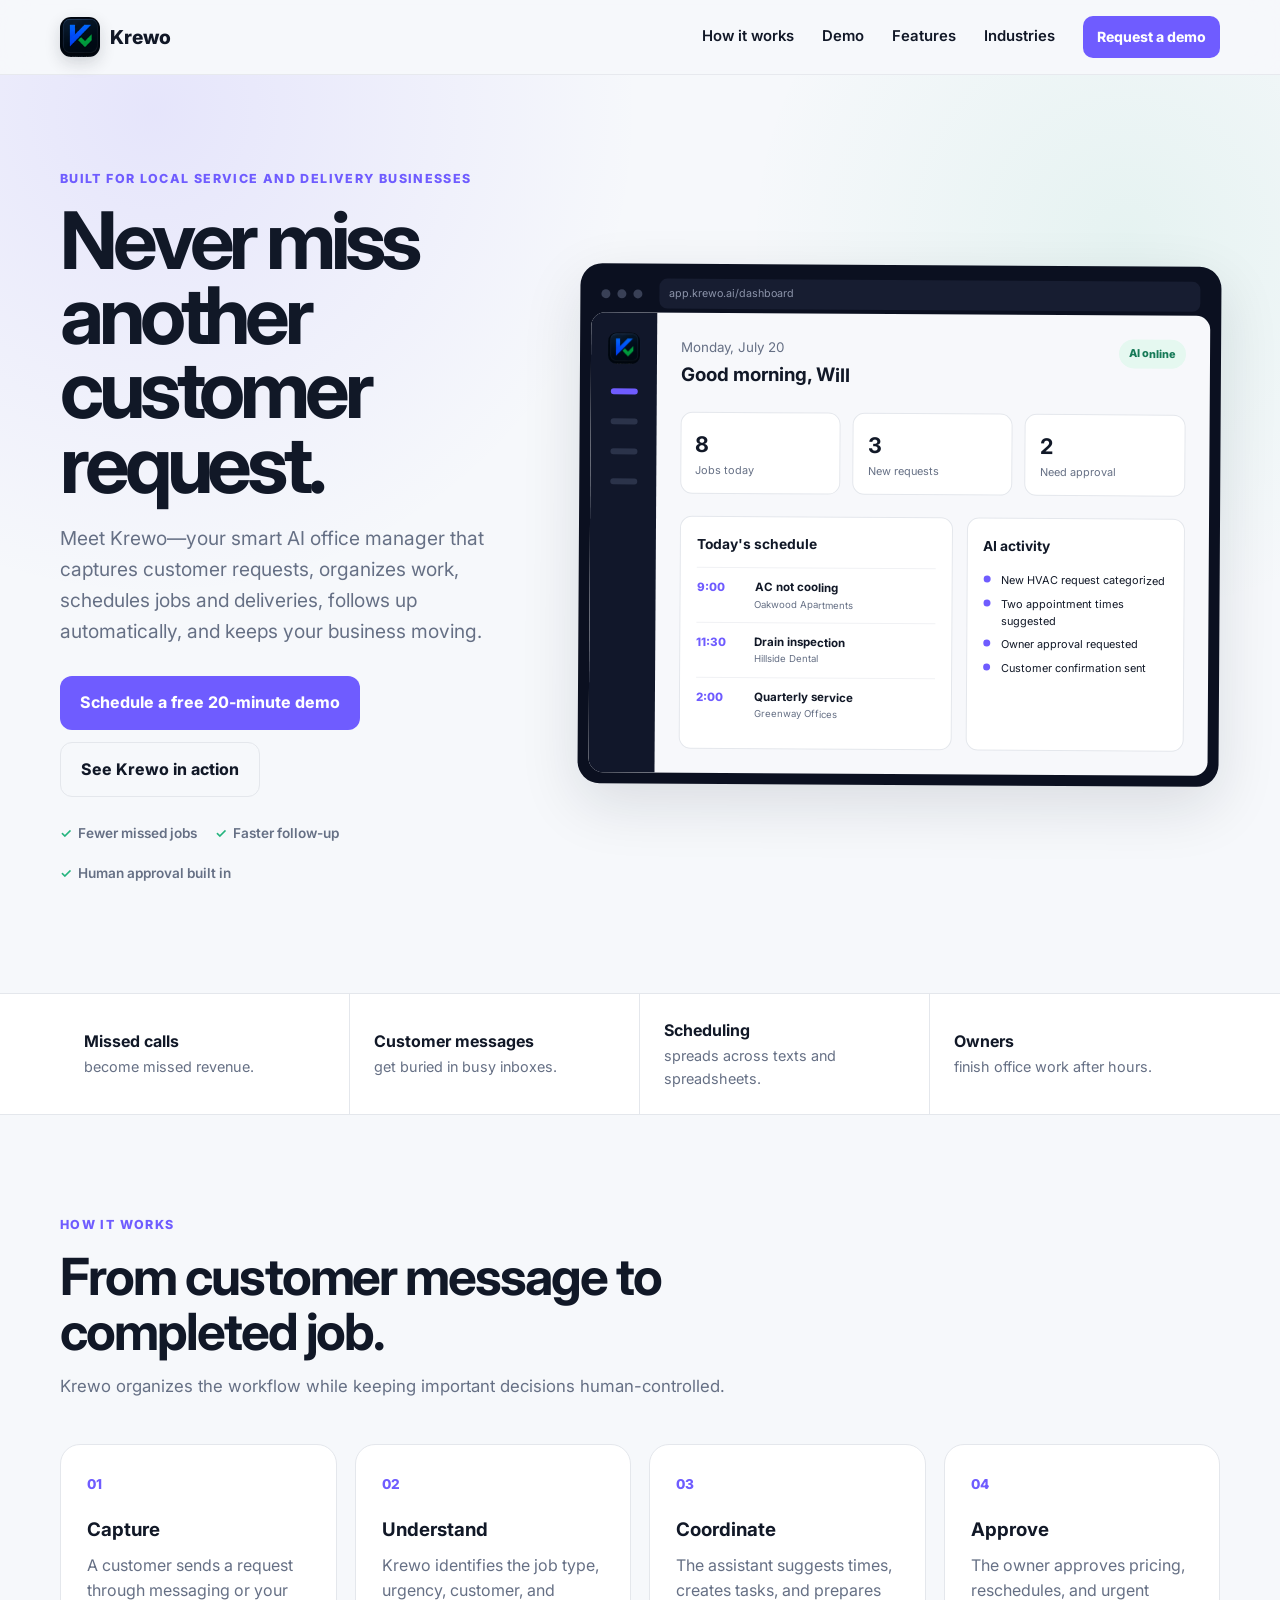
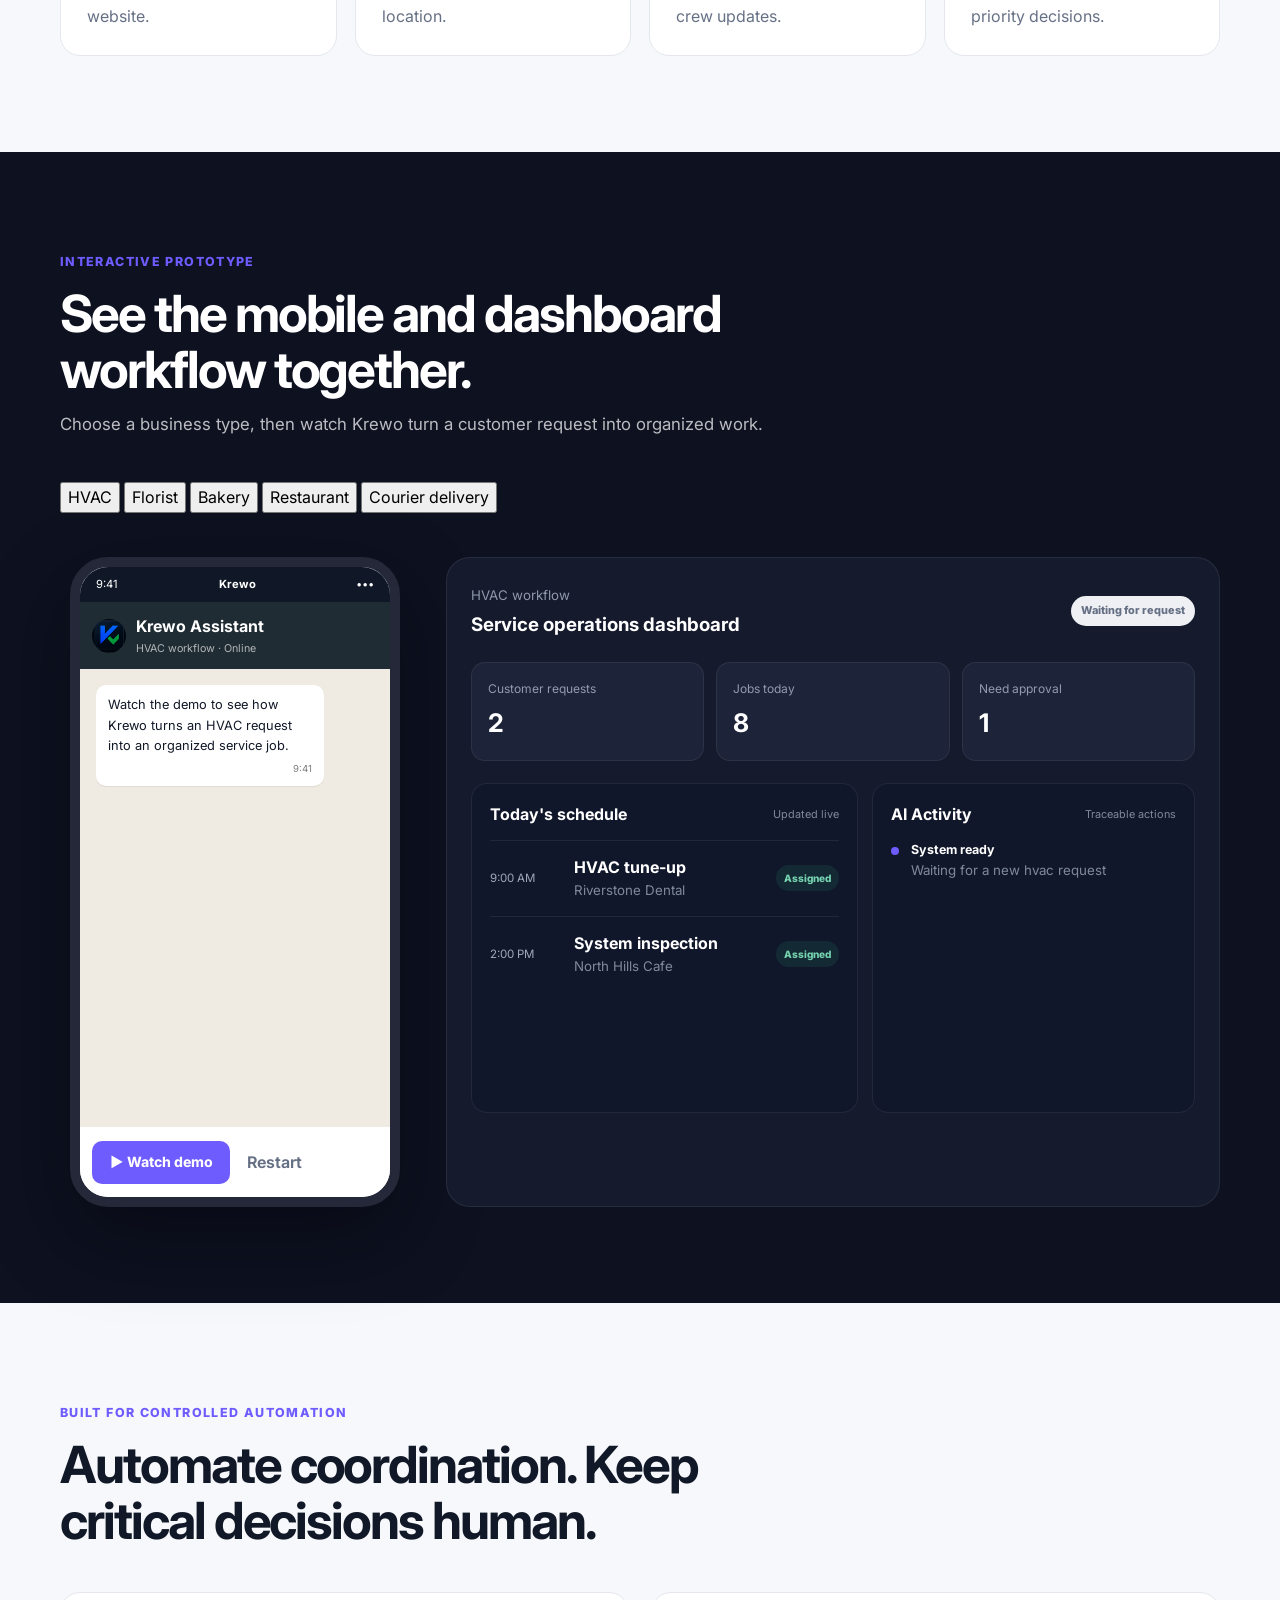
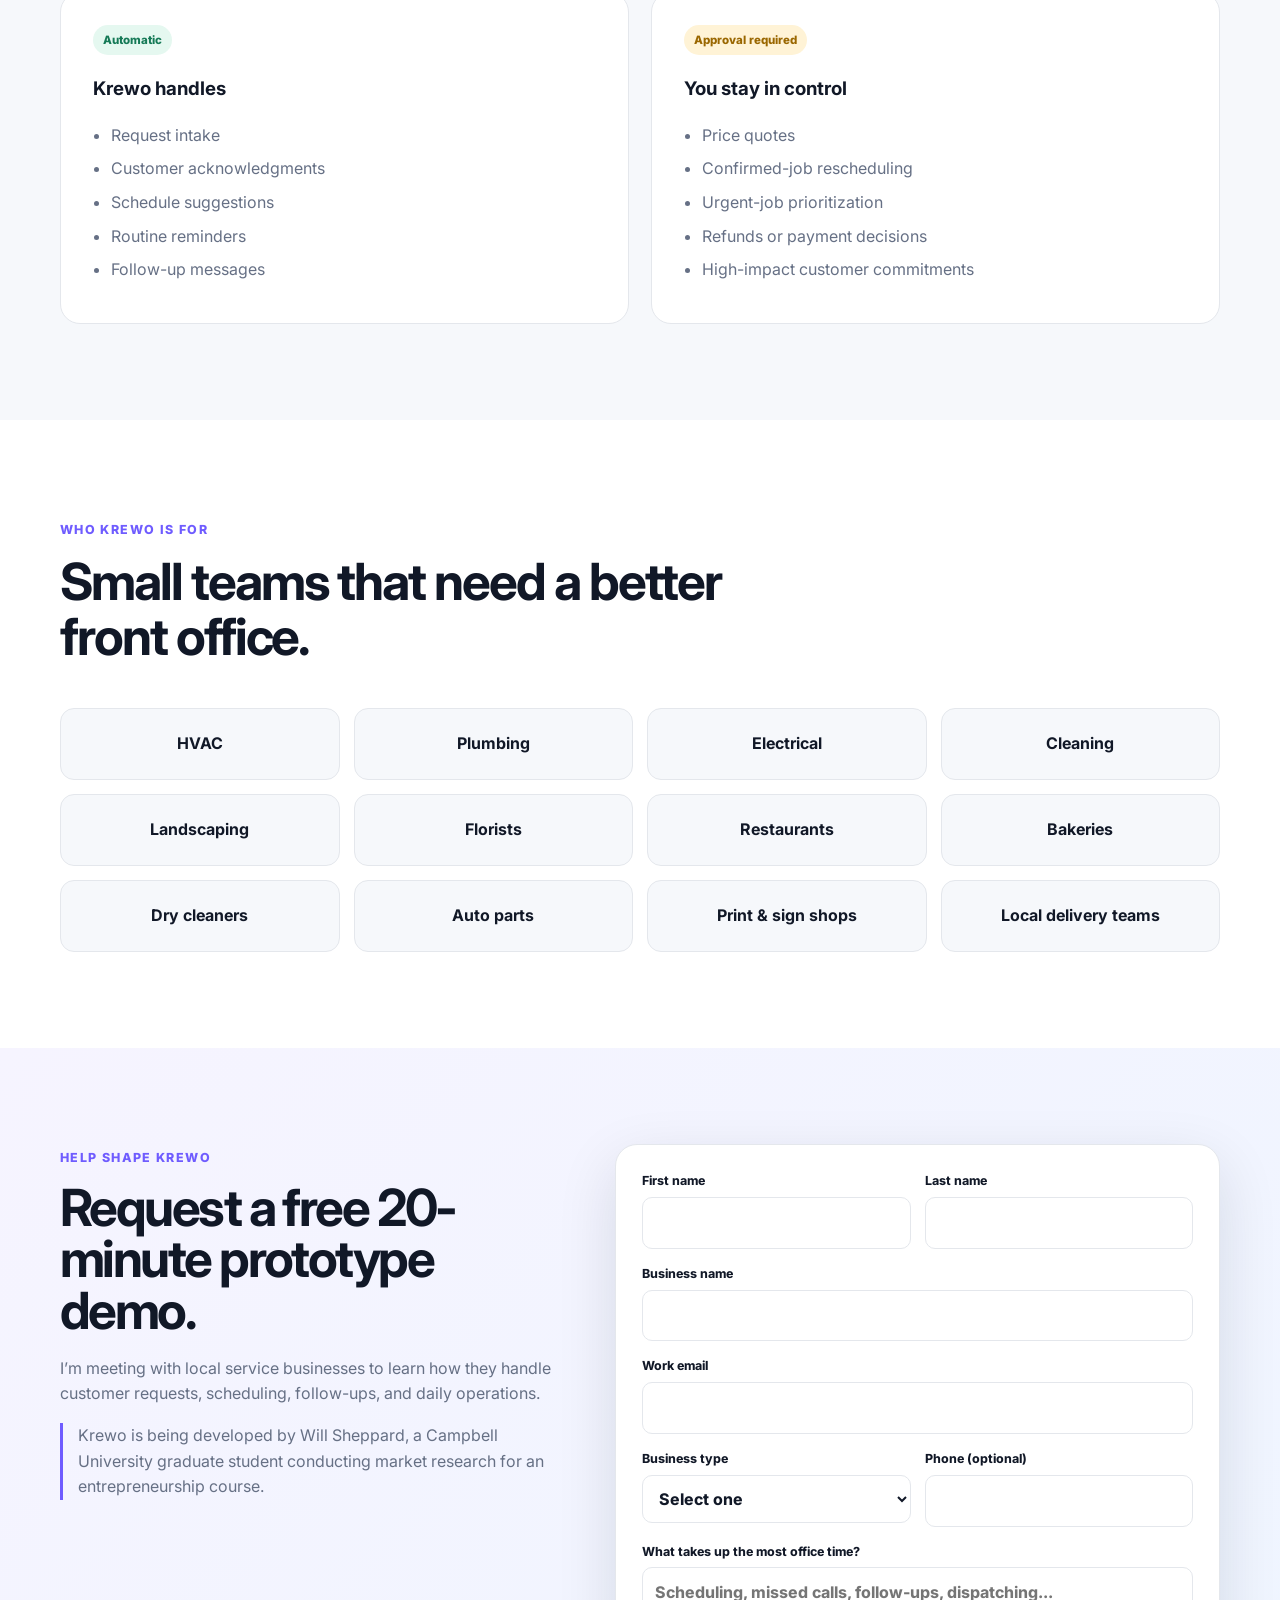
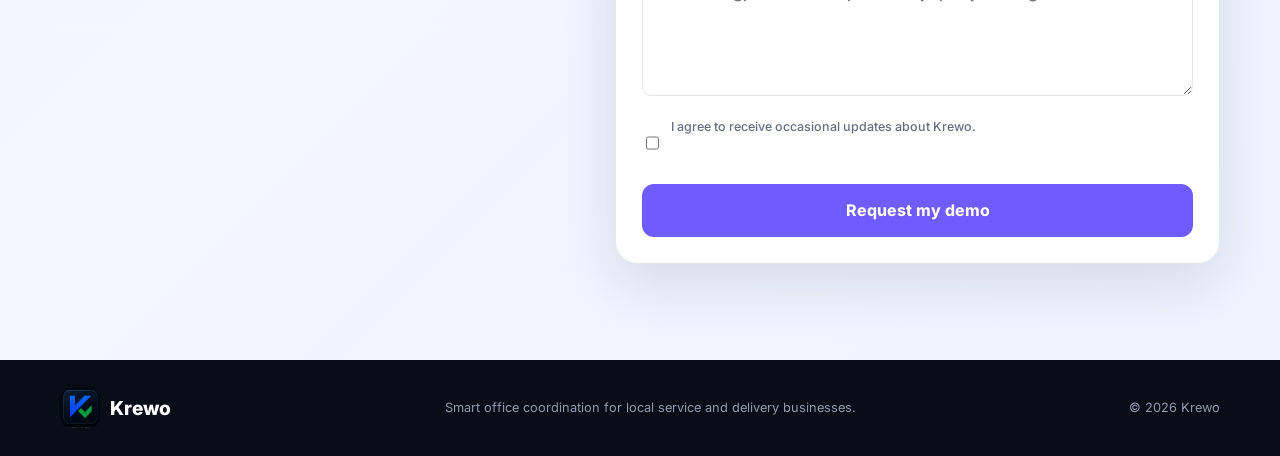
<file: index.html>
<!DOCTYPE html>
<html lang="en">
<head>
  <meta charset="UTF-8" />
  <meta name="viewport" content="width=device-width, initial-scale=1.0" />
  <meta name="description" content="Krewo is a smart AI office manager for local service and delivery businesses, helping teams capture requests, organize work, schedule jobs, and follow up automatically." />
  <title>Krewo | AI-Powered Office Manager</title>
  <link rel="preconnect" href="https://fonts.googleapis.com" />
  <link rel="preconnect" href="https://fonts.gstatic.com" crossorigin />
  <link href="https://fonts.googleapis.com/css2?family=Inter:wght@400;500;600;700;800&display=swap" rel="stylesheet" />
  <link rel="stylesheet" href="styles.css" />
</head>
<body>
  <header class="site-header">
    <div class="container nav-wrap">
      <a class="brand" href="#top" aria-label="Krewo home">
        <img class="brand-logo" src="krewo-logo.png" alt="" width="40" height="40" />
        <span>Krewo</span>
      </a>

      <button class="menu-toggle" aria-expanded="false" aria-controls="primary-nav">Menu</button>

      <nav id="primary-nav" class="primary-nav" aria-label="Primary navigation">
        <a href="#how-it-works">How it works</a>
        <a href="#demo">Demo</a>
        <a href="#features">Features</a>
        <a href="#industries">Industries</a>
        <a class="btn btn-small" href="#contact">Request a demo</a>
      </nav>
    </div>
  </header>

  <main id="top">
    <section class="hero section">
      <div class="container hero-grid">
        <div class="hero-copy">
          <span class="eyebrow">Built for local service and delivery businesses</span>
          <h1>Never miss another customer request.</h1>
          <p class="hero-text">Meet Krewo—your smart AI office manager that captures customer requests, organizes work, schedules jobs and deliveries, follows up automatically, and keeps your business moving.</p>
          <div class="hero-actions">
            <a class="btn" href="#contact">Schedule a free 20-minute demo</a>
            <a class="btn btn-secondary" href="#demo">See Krewo in action</a>
          </div>
          <div class="trust-row" aria-label="Core benefits">
            <span>Fewer missed jobs</span>
            <span>Faster follow-up</span>
            <span>Human approval built in</span>
          </div>
        </div>

        <div class="hero-visual" aria-label="Krewo dashboard preview">
          <div class="browser-shell">
            <div class="browser-bar">
              <span></span><span></span><span></span>
              <div class="browser-address">app.krewo.ai/dashboard</div>
            </div>
            <div class="mini-dashboard">
              <div class="mini-sidebar">
                <div class="mini-logo"><img src="krewo-logo.png" alt="" /></div>
                <div class="side-line active"></div>
                <div class="side-line"></div>
                <div class="side-line"></div>
                <div class="side-line"></div>
              </div>
              <div class="mini-main">
                <div class="mini-topbar">
                  <div>
                    <small>Monday, July 20</small>
                    <h3>Good morning, Will</h3>
                  </div>
                  <span class="status-pill">AI online</span>
                </div>
                <div class="mini-stats">
                  <div><strong>8</strong><small>Jobs today</small></div>
                  <div><strong>3</strong><small>New requests</small></div>
                  <div><strong>2</strong><small>Need approval</small></div>
                </div>
                <div class="mini-content-grid">
                  <div class="schedule-card">
                    <h4>Today's schedule</h4>
                    <div class="job-row"><span>9:00</span><div><b>AC not cooling</b><small>Oakwood Apartments</small></div></div>
                    <div class="job-row"><span>11:30</span><div><b>Drain inspection</b><small>Hillside Dental</small></div></div>
                    <div class="job-row"><span>2:00</span><div><b>Quarterly service</b><small>Greenway Offices</small></div></div>
                  </div>
                  <div class="activity-card">
                    <h4>AI activity</h4>
                    <div class="activity-item"><span></span><p>New HVAC request categorized</p></div>
                    <div class="activity-item"><span></span><p>Two appointment times suggested</p></div>
                    <div class="activity-item"><span></span><p>Owner approval requested</p></div>
                    <div class="activity-item"><span></span><p>Customer confirmation sent</p></div>
                  </div>
                </div>
              </div>
            </div>
          </div>
        </div>
      </div>
    </section>

    <section class="problem-strip">
      <div class="container problem-grid">
        <article><strong>Missed calls</strong><span>become missed revenue.</span></article>
        <article><strong>Customer messages</strong><span>get buried in busy inboxes.</span></article>
        <article><strong>Scheduling</strong><span>spreads across texts and spreadsheets.</span></article>
        <article><strong>Owners</strong><span>finish office work after hours.</span></article>
      </div>
    </section>

    <section id="how-it-works" class="section">
      <div class="container">
        <div class="section-heading">
          <span class="eyebrow">How it works</span>
          <h2>From customer message to completed job.</h2>
          <p>Krewo organizes the workflow while keeping important decisions human-controlled.</p>
        </div>
        <div class="steps-grid">
          <article class="step-card"><span>01</span><h3>Capture</h3><p>A customer sends a request through messaging or your website.</p></article>
          <article class="step-card"><span>02</span><h3>Understand</h3><p>Krewo identifies the job type, urgency, customer, and location.</p></article>
          <article class="step-card"><span>03</span><h3>Coordinate</h3><p>The assistant suggests times, creates tasks, and prepares crew updates.</p></article>
          <article class="step-card"><span>04</span><h3>Approve</h3><p>The owner approves pricing, reschedules, and urgent priority decisions.</p></article>
        </div>
      </div>
    </section>

    <section id="demo" class="section section-dark">
      <div class="container">
        <div class="section-heading light">
          <span class="eyebrow">Interactive prototype</span>
          <h2>See the mobile and dashboard workflow together.</h2>
          <p>Choose a business type, then watch Krewo turn a customer request into organized work.</p>
        </div>

        <div class="industry-demo-switcher" role="group" aria-label="Choose a business demo">
          <button class="industry-demo-button active" type="button" data-industry="hvac" aria-pressed="true">HVAC</button>
          <button class="industry-demo-button" type="button" data-industry="florist" aria-pressed="false">Florist</button>
          <button class="industry-demo-button" type="button" data-industry="bakery" aria-pressed="false">Bakery</button>
          <button class="industry-demo-button" type="button" data-industry="restaurant" aria-pressed="false">Restaurant</button>
          <button class="industry-demo-button" type="button" data-industry="courier" aria-pressed="false">Courier delivery</button>
        </div>

        <div class="demo-grid">
          <div class="phone-wrap">
            <div class="phone">
              <div class="phone-top"><span>9:41</span><strong>Krewo</strong><span>•••</span></div>
              <div class="chat-header"><div class="avatar"><img src="krewo-logo.png" alt="" /></div><div><strong id="assistant-name">Krewo Assistant</strong><small id="assistant-status">HVAC workflow · Online</small></div></div>
              <div id="chat-window" class="chat-window" aria-live="polite"></div>
              <div class="chat-controls">
                <button id="start-demo" class="btn btn-small demo-play" type="button">▶ Watch demo</button>
                <button id="next-message" class="btn btn-secondary btn-small visually-hidden" type="button" disabled>Next</button>
                <button id="restart-demo" class="text-button" type="button">Restart</button>
              </div>
            </div>
          </div>

          <div class="dashboard-demo">
            <div class="dashboard-header">
              <div><small id="dashboard-industry-label">HVAC workflow</small><h3 id="dashboard-title">Service operations dashboard</h3></div>
              <span id="dashboard-status" class="status-pill muted">Waiting for request</span>
            </div>
            <div class="dashboard-metrics">
              <div class="metric"><span id="metric-one-label">Customer requests</span><strong id="request-count">2</strong></div>
              <div class="metric"><span id="metric-two-label">Jobs today</span><strong id="work-count">8</strong></div>
              <div class="metric"><span id="metric-three-label">Need approval</span><strong id="approval-count">1</strong></div>
            </div>
            <div class="dashboard-panels">
              <div class="panel">
                <div class="panel-title"><h4>Today's schedule</h4><span>Updated live</span></div>
                <div class="schedule-list">
                  <div class="full-job"><span id="job-one-time" class="time">9:00 AM</span><div><strong id="job-one-title">HVAC tune-up</strong><small id="job-one-customer">Riverstone Dental</small></div><span id="job-one-tag" class="tag">Assigned</span></div>
                  <div id="new-job" class="full-job hidden"><span id="new-job-time" class="time">11:30 AM</span><div><strong id="new-job-title">AC not cooling</strong><small id="new-job-customer">Oakwood Apartments · Unit 214</small></div><span id="job-tag" class="tag warning">Pending</span></div>
                  <div class="full-job"><span id="job-three-time" class="time">2:00 PM</span><div><strong id="job-three-title">Drain inspection</strong><small id="job-three-customer">North Hills Cafe</small></div><span id="job-three-tag" class="tag">Assigned</span></div>
                </div>
              </div>
              <div class="panel">
                <div class="panel-title"><h4>AI Activity</h4><span>Traceable actions</span></div>
                <div id="activity-feed" class="activity-feed">
                  <div class="feed-item"><span class="dot"></span><div><strong>System ready</strong><small>Waiting for a new customer request</small></div></div>
                </div>
              </div>
            </div>
          </div>
        </div>
      </div>
    </section>

    <section id="features" class="section">
      <div class="container">
        <div class="section-heading">
          <span class="eyebrow">Built for controlled automation</span>
          <h2>Automate coordination. Keep critical decisions human.</h2>
        </div>
        <div class="control-grid">
          <article class="control-card automate"><span>Automatic</span><h3>Krewo handles</h3><ul><li>Request intake</li><li>Customer acknowledgments</li><li>Schedule suggestions</li><li>Routine reminders</li><li>Follow-up messages</li></ul></article>
          <article class="control-card approve"><span>Approval required</span><h3>You stay in control</h3><ul><li>Price quotes</li><li>Confirmed-job rescheduling</li><li>Urgent-job prioritization</li><li>Refunds or payment decisions</li><li>High-impact customer commitments</li></ul></article>
        </div>
      </div>
    </section>

    <section id="industries" class="section soft-section">
      <div class="container">
        <div class="section-heading">
          <span class="eyebrow">Who Krewo is for</span>
          <h2>Small teams that need a better front office.</h2>
        </div>
        <div class="industry-grid">
          <span>HVAC</span><span>Plumbing</span><span>Electrical</span><span>Cleaning</span><span>Landscaping</span><span>Florists</span><span>Restaurants</span><span>Bakeries</span><span>Dry cleaners</span><span>Auto parts</span><span>Print & sign shops</span><span>Local delivery teams</span>
        </div>
      </div>
    </section>

    <section id="contact" class="section contact-section">
      <div class="container contact-grid">
        <div>
          <span class="eyebrow">Help shape Krewo</span>
          <h2>Request a free 20-minute prototype demo.</h2>
          <p>I’m meeting with local service businesses to learn how they handle customer requests, scheduling, follow-ups, and daily operations.</p>
          <p class="founder-note">Krewo is being developed by Will Sheppard, a Campbell University graduate student conducting market research for an entrepreneurship course.</p>
        </div>

        <form id="lead-form" class="lead-form" action="https://formspree.io/f/xqerbwpg" method="POST">
          <input type="hidden" name="_subject" value="New Krewo Demo Request" />
          <div class="form-row">
            <label>First name<input type="text" name="first_name" required autocomplete="given-name" /></label>
            <label>Last name<input type="text" name="last_name" required autocomplete="family-name" /></label>
          </div>
          <label>Business name<input type="text" name="business_name" required autocomplete="organization" /></label>
          <label>Work email<input type="email" name="email" required autocomplete="email" /></label>
          <div class="form-row">
            <label>Business type
              <select name="business_type" required>
                <option value="">Select one</option>
                <option>HVAC</option><option>Plumbing</option><option>Electrical</option><option>Cleaning</option><option>Landscaping</option><option>Pest control</option><option>Property management</option><option>Restaurant</option><option>Florist</option><option>Bakery / cake shop</option><option>Dry cleaner</option><option>Auto parts</option><option>Print / sign company</option><option>Local delivery business</option><option>Other</option>
              </select>
            </label>
            <label>Phone (optional)<input type="tel" name="phone" autocomplete="tel" /></label>
          </div>
          <label>What takes up the most office time?<textarea name="pain_point" rows="4" placeholder="Scheduling, missed calls, follow-ups, dispatching..."></textarea></label>
          <label class="checkbox-row"><input type="checkbox" name="marketing_consent" value="yes" /> I agree to receive occasional updates about Krewo.</label>
          <p id="form-status" class="form-status" aria-live="polite"></p>
          <input
              type="hidden"
              name="_next"
              value="https://krewoapp.netlify.app/thank-you.html">

          <button class="btn" type="submit">Request my demo</button>
        </form>
      </div>
    </section>
  </main>

  <footer class="site-footer">
    <div class="container footer-wrap">
      <a class="brand" href="#top"><img class="brand-logo" src="krewo-logo.png" alt="" width="40" height="40" /><span>Krewo</span></a>
      <p>Smart office coordination for local service and delivery businesses.</p>
      <p>© <span id="year"></span> Krewo</p>
    </div>
  </footer>

  <script src="app.js?v=6"></script>
</body>
</html>
</file>
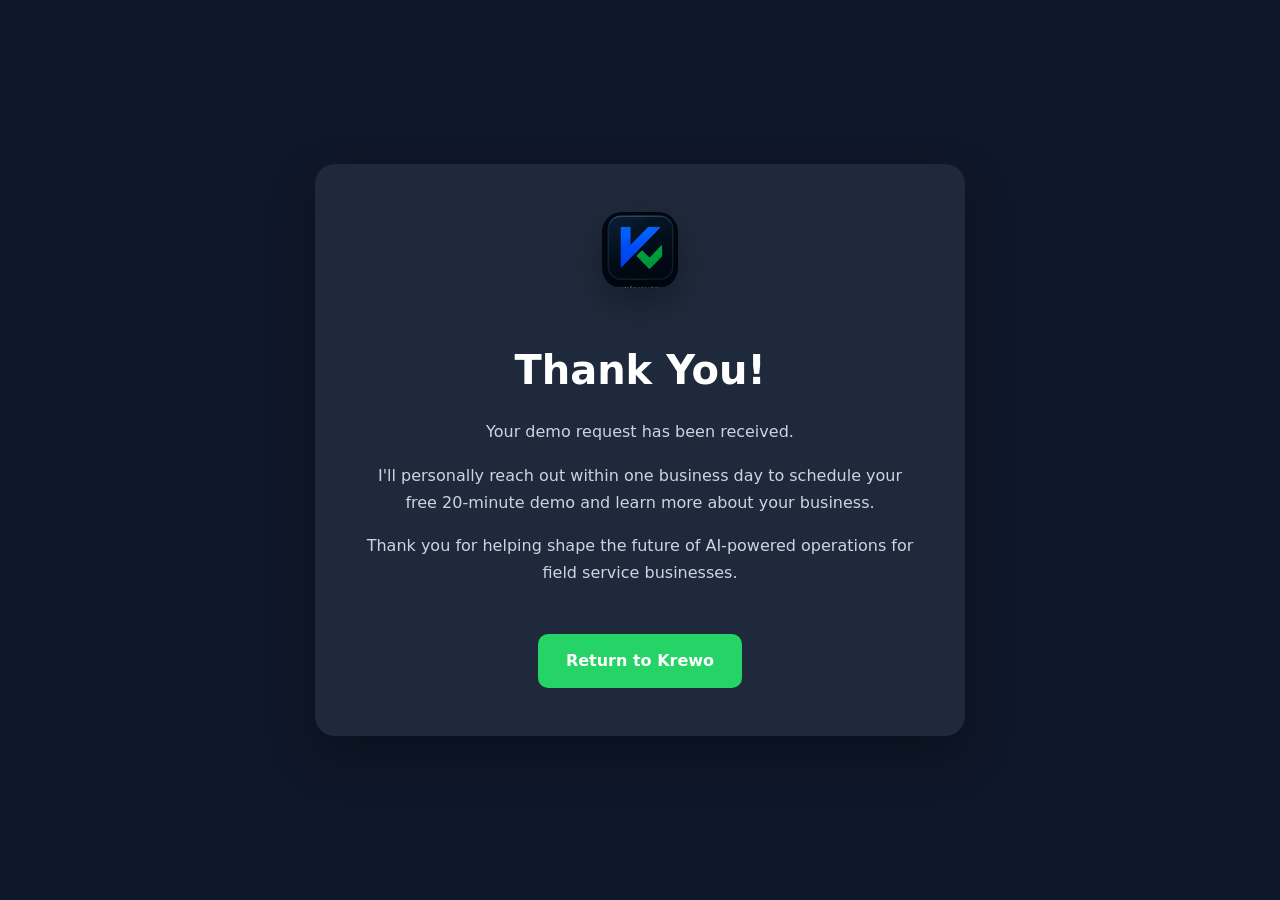
<file: thank-you.html>
<!DOCTYPE html>
<html lang="en">
<head>
    <meta charset="UTF-8">
    <meta name="viewport" content="width=device-width, initial-scale=1.0">
    <title>Thank You | Krewo</title>

    <link rel="stylesheet" href="styles.css">

    <style>
        body{
            margin:0;
            font-family:Inter,system-ui,sans-serif;
            background:#0f172a;
            color:white;
            display:flex;
            justify-content:center;
            align-items:center;
            min-height:100vh;
            text-align:center;
            padding:2rem;
        }

        .card{
            max-width:650px;
            background:#1e293b;
            border-radius:20px;
            padding:3rem;
            box-shadow:0 20px 50px rgba(0,0,0,.3);
        }

        h1{
            font-size:2.5rem;
            margin-bottom:1rem;
        }

        p{
            line-height:1.7;
            color:#cbd5e1;
        }

        .btn{
            display:inline-block;
            margin-top:2rem;
            background:#25D366;
            color:white;
            padding:14px 28px;
            border-radius:10px;
            text-decoration:none;
            font-weight:600;
        }

        .btn:hover{
            opacity:.9;
        }

        .logo-image{
            width:76px;
            height:76px;
            object-fit:cover;
            border-radius:20px;
            margin-bottom:1rem;
            box-shadow:0 14px 34px rgba(0,0,0,.28);
        }

        @media (max-width:600px){
            body{padding:1rem;}
            .card{padding:2rem 1.25rem;border-radius:16px;}
            h1{font-size:2rem;}
            .btn{width:100%;}
        }
    </style>
</head>

<body>

<div class="card">

<img class="logo-image" src="krewo-logo.png" alt="Krewo" />

<h1>Thank You!</h1>

<p>
Your demo request has been received.
</p>

<p>
 I'll personally reach out within one business day to schedule your free
  20-minute demo and learn more about your business.
</p>

<p>
Thank you for helping shape the future of AI-powered operations for field service businesses.
</p>

<a class="btn" href="index.html">
Return to Krewo
</a>

</div>

</body>
</html>
</file>
<file: styles.css>
:root {
  --bg: #f6f8fb;
  --surface: #ffffff;
  --text: #111827;
  --muted: #667085;
  --border: #e4e7ec;
  --primary: #6f5cff;
  --primary-dark: #5745e5;
  --primary-soft: #eeebff;
  --dark: #0d1120;
  --dark-2: #151a2d;
  --success: #24b47e;
  --warning: #f59e0b;
  --shadow: 0 20px 60px rgba(17, 24, 39, 0.12);
  --radius: 20px;
}

* { box-sizing: border-box; }
html { scroll-behavior: smooth; }
body { margin: 0; font-family: Inter, system-ui, sans-serif; color: var(--text); background: var(--bg); line-height: 1.6; }
a { color: inherit; text-decoration: none; }
button, input, select, textarea { font: inherit; }
img { max-width: 100%; }
.container { width: min(1160px, calc(100% - 40px)); margin: 0 auto; }
.section { padding: 96px 0; }
.eyebrow { display: inline-block; font-size: .78rem; font-weight: 800; letter-spacing: .11em; text-transform: uppercase; color: var(--primary); margin-bottom: 14px; }
.section-heading { max-width: 720px; margin-bottom: 44px; }
.section-heading h2 { margin: 0 0 14px; font-size: clamp(2rem, 4vw, 3.25rem); line-height: 1.08; letter-spacing: -.04em; }
.section-heading p { margin: 0; color: var(--muted); font-size: 1.05rem; }
.section-heading.light h2, .section-heading.light p { color: white; }
.section-heading.light p { opacity: .72; }

.site-header { position: sticky; top: 0; z-index: 50; background: rgba(246,248,251,.88); backdrop-filter: blur(16px); border-bottom: 1px solid rgba(228,231,236,.85); }
.nav-wrap { min-height: 72px; display: flex; align-items: center; justify-content: space-between; }
.brand { display: inline-flex; align-items: center; gap: 10px; font-weight: 800; font-size: 1.2rem; }
.brand-mark { width: 34px; height: 34px; display: grid; place-items: center; border-radius: 10px; color: white; background: var(--primary); }
.primary-nav { display: flex; gap: 28px; align-items: center; font-size: .93rem; font-weight: 600; }
.primary-nav a:not(.btn):hover { color: var(--primary); }
.menu-toggle { display: none; border: 0; background: transparent; font-weight: 700; }
.btn { display: inline-flex; justify-content: center; align-items: center; border: 0; border-radius: 12px; padding: 14px 20px; background: var(--primary); color: white; font-weight: 750; cursor: pointer; transition: .2s ease; }
.btn:hover { transform: translateY(-1px); background: var(--primary-dark); }
.btn-secondary { background: transparent; color: var(--text); border: 1px solid var(--border); }
.section-dark .btn-secondary { color: white; border-color: rgba(255,255,255,.22); }
.btn-small { padding: 10px 14px; border-radius: 10px; font-size: .88rem; }
.text-button { background: none; border: 0; color: var(--muted); cursor: pointer; font-weight: 650; }

.hero { padding-top: 84px; overflow: hidden; }
.hero-grid { display: grid; grid-template-columns: .95fr 1.25fr; gap: 64px; align-items: center; }
.hero h1 { margin: 0 0 22px; font-size: clamp(3rem, 7vw, 5.8rem); line-height: .94; letter-spacing: -.065em; }
.hero-text { max-width: 660px; color: var(--muted); font-size: 1.15rem; }
.hero-actions { display: flex; flex-wrap: wrap; gap: 12px; margin: 30px 0 26px; }
.trust-row { display: flex; flex-wrap: wrap; gap: 18px; color: var(--muted); font-size: .85rem; font-weight: 600; }
.trust-row span::before { content: '✓'; color: var(--success); margin-right: 6px; }
.browser-shell { background: #0b1020; border-radius: 22px; padding: 10px; box-shadow: var(--shadow); transform: rotate(1deg); }
.browser-bar { height: 38px; display: flex; gap: 7px; align-items: center; padding: 0 10px; }
.browser-bar > span { width: 9px; height: 9px; border-radius: 50%; background: #394056; }
.browser-address { margin-left: 10px; flex: 1; background: #171d31; color: #8c94aa; border-radius: 8px; font-size: .67rem; padding: 6px 10px; }
.mini-dashboard { min-height: 430px; display: grid; grid-template-columns: 66px 1fr; background: #f7f8fb; border-radius: 14px; overflow: hidden; }
.mini-sidebar { background: #11172a; display: flex; flex-direction: column; align-items: center; gap: 24px; padding: 20px 12px; }
.mini-logo { width: 32px; height: 32px; border-radius: 9px; background: var(--primary); color: white; display: grid; place-items: center; font-weight: 800; }
.side-line { width: 27px; height: 6px; border-radius: 6px; background: #2b334a; }
.side-line.active { background: var(--primary); }
.mini-main { padding: 24px; }
.mini-topbar { display: flex; justify-content: space-between; gap: 20px; align-items: flex-start; }
.mini-topbar small, .job-row small { display: block; color: var(--muted); }
.mini-topbar h3 { margin: 2px 0 0; }
.status-pill { background: #e5f8f0; color: #167a57; border-radius: 99px; padding: 6px 10px; font-size: .68rem; font-weight: 800; }
.status-pill.muted { background: #eef0f4; color: #667085; }
.mini-stats { display: grid; grid-template-columns: repeat(3, 1fr); gap: 12px; margin: 22px 0; }
.mini-stats div { background: white; border: 1px solid var(--border); border-radius: 12px; padding: 14px; }
.mini-stats strong, .mini-stats small { display: block; }
.mini-stats strong { font-size: 1.35rem; }
.mini-stats small { color: var(--muted); font-size: .68rem; }
.mini-content-grid { display: grid; grid-template-columns: 1.25fr 1fr; gap: 14px; }
.schedule-card, .activity-card { background: white; border: 1px solid var(--border); border-radius: 12px; padding: 16px; }
.schedule-card h4, .activity-card h4 { margin: 0 0 12px; font-size: .86rem; }
.job-row { display: grid; grid-template-columns: 50px 1fr; gap: 8px; padding: 10px 0; border-top: 1px solid #f0f1f4; font-size: .72rem; }
.job-row span { color: var(--primary); font-weight: 800; }
.activity-item { display: grid; grid-template-columns: 10px 1fr; gap: 8px; align-items: start; font-size: .68rem; }
.activity-item span { width: 7px; height: 7px; border-radius: 50%; background: var(--primary); margin-top: 7px; }
.activity-item p { margin: 3px 0; }

.problem-strip { background: white; border-block: 1px solid var(--border); }
.problem-grid { display: grid; grid-template-columns: repeat(4, 1fr); }
.problem-grid article { padding: 24px; border-right: 1px solid var(--border); }
.problem-grid article:last-child { border-right: 0; }
.problem-grid strong, .problem-grid span { display: block; }
.problem-grid span { color: var(--muted); font-size: .9rem; }
.steps-grid { display: grid; grid-template-columns: repeat(4, 1fr); gap: 18px; }
.step-card { background: white; border: 1px solid var(--border); border-radius: var(--radius); padding: 26px; }
.step-card > span { color: var(--primary); font-weight: 800; font-size: .85rem; }
.step-card h3 { margin: 18px 0 8px; }
.step-card p { margin: 0; color: var(--muted); }

.section-dark { background: var(--dark); color: white; }
.demo-grid { display: grid; grid-template-columns: 340px 1fr; gap: 36px; align-items: stretch; }
.phone-wrap { display: flex; justify-content: center; }
.phone { width: 320px; min-height: 625px; background: #f0f2f5; color: var(--text); border: 10px solid #242838; border-radius: 38px; overflow: hidden; box-shadow: 0 30px 80px rgba(0,0,0,.35); display: flex; flex-direction: column; }
.phone-top { height: 35px; background: #101827; color: white; display: flex; align-items: center; justify-content: space-between; padding: 0 16px; font-size: .7rem; }
.chat-header { display: flex; gap: 10px; align-items: center; background: #202c33; color: white; padding: 12px; }
.avatar { width: 34px; height: 34px; border-radius: 50%; display: grid; place-items: center; background: var(--primary); font-weight: 800; }
.chat-header small { display: block; opacity: .65; font-size: .67rem; }
.chat-window { flex: 1; padding: 16px; background: #efeae2; display: flex; flex-direction: column; gap: 10px; overflow: auto; }
.message { max-width: 82%; padding: 10px 12px; border-radius: 10px; font-size: .8rem; box-shadow: 0 1px 1px rgba(0,0,0,.07); animation: pop .25s ease; }
.message.user { align-self: flex-end; background: #d9fdd3; }
.message.ai { align-self: flex-start; background: white; }
.message small { display: block; text-align: right; color: #7d7d7d; margin-top: 4px; font-size: .6rem; }
.chat-controls { background: white; padding: 12px; display: flex; gap: 7px; align-items: center; flex-wrap: wrap; }
.dashboard-demo { background: var(--dark-2); border: 1px solid rgba(255,255,255,.08); border-radius: 24px; padding: 24px; }
.dashboard-header { display: flex; justify-content: space-between; align-items: center; }
.dashboard-header small { color: #8f98ad; }
.dashboard-header h3 { margin: 2px 0 0; }
.dashboard-metrics { display: grid; grid-template-columns: repeat(3, 1fr); gap: 12px; margin: 22px 0; }
.metric { background: #1d2338; border: 1px solid rgba(255,255,255,.07); border-radius: 14px; padding: 16px; }
.metric span, .metric strong { display: block; }
.metric span { color: #929bb0; font-size: .75rem; }
.metric strong { font-size: 1.6rem; margin-top: 5px; }
.dashboard-panels { display: grid; grid-template-columns: 1.2fr 1fr; gap: 14px; }
.panel { background: #11172a; border: 1px solid rgba(255,255,255,.07); border-radius: 16px; padding: 18px; min-height: 330px; }
.panel-title { display: flex; justify-content: space-between; align-items: center; gap: 10px; margin-bottom: 12px; }
.panel-title h4 { margin: 0; }
.panel-title span { color: #7f899e; font-size: .68rem; }
.full-job { display: grid; grid-template-columns: 72px 1fr auto; gap: 12px; align-items: center; padding: 14px 0; border-top: 1px solid rgba(255,255,255,.07); }
.full-job .time { color: #9da7bb; font-size: .72rem; }
.full-job strong, .full-job small { display: block; }
.full-job small { color: #7f899e; }
.tag { color: #76d3b0; background: rgba(36,180,126,.12); border-radius: 99px; padding: 5px 8px; font-size: .63rem; font-weight: 800; }
.tag.warning { color: #f7c45a; background: rgba(245,158,11,.12); }
.hidden { display: none; }
.activity-feed { display: flex; flex-direction: column; gap: 14px; }
.feed-item { display: grid; grid-template-columns: 10px 1fr; gap: 10px; align-items: start; }
.feed-item .dot { width: 8px; height: 8px; background: var(--primary); border-radius: 50%; margin-top: 7px; }
.feed-item strong, .feed-item small { display: block; }
.feed-item strong { font-size: .78rem; }
.feed-item small { color: #7f899e; }

.control-grid { display: grid; grid-template-columns: repeat(2, 1fr); gap: 22px; }
.control-card { border-radius: var(--radius); padding: 32px; border: 1px solid var(--border); background: white; }
.control-card > span { display: inline-block; padding: 6px 10px; border-radius: 99px; font-size: .72rem; font-weight: 800; }
.control-card.automate > span { color: #167a57; background: #e5f8f0; }
.control-card.approve > span { color: #9a6700; background: #fff3d6; }
.control-card ul { margin: 18px 0 0; padding-left: 18px; color: var(--muted); }
.control-card li { margin: 8px 0; }
.soft-section { background: white; }
.industry-grid { display: grid; grid-template-columns: repeat(4, 1fr); gap: 14px; }
.industry-grid span { border: 1px solid var(--border); background: var(--bg); border-radius: 14px; padding: 18px; text-align: center; font-weight: 700; }
.contact-section { background: linear-gradient(135deg, #f6f4ff, #eef5ff); }
.contact-grid { display: grid; grid-template-columns: .9fr 1.1fr; gap: 60px; align-items: start; }
.contact-grid h2 { font-size: clamp(2.2rem, 4vw, 4rem); line-height: 1; letter-spacing: -.05em; margin: 0 0 20px; }
.contact-grid p { color: var(--muted); }
.founder-note { border-left: 3px solid var(--primary); padding-left: 15px; }
.lead-form { background: white; border: 1px solid var(--border); box-shadow: var(--shadow); border-radius: 22px; padding: 26px; }
.lead-form label { display: block; font-size: .78rem; font-weight: 750; margin-bottom: 15px; }
.lead-form input, .lead-form select, .lead-form textarea { width: 100%; margin-top: 6px; border: 1px solid var(--border); border-radius: 10px; padding: 12px; color: var(--text); background: white; }
.lead-form input:focus, .lead-form select:focus, .lead-form textarea:focus { outline: 3px solid var(--primary-soft); border-color: var(--primary); }
.form-row { display: grid; grid-template-columns: 1fr 1fr; gap: 14px; }
.checkbox-row { display: flex !important; align-items: flex-start; gap: 9px; font-weight: 500 !important; color: var(--muted); }
.checkbox-row input { width: auto; margin-top: 3px; }
.form-status { font-size: .72rem; margin-bottom: 0; }
.form-status.success { color: #167a57; }
.form-status.error { color: #b42318; }
.site-footer { background: #090d18; color: white; padding: 28px 0; }
.footer-wrap { display: flex; gap: 24px; justify-content: space-between; align-items: center; }
.footer-wrap p { color: #8f98ad; font-size: .8rem; margin: 0; }

@keyframes pop { from { opacity: 0; transform: translateY(6px); } to { opacity: 1; transform: translateY(0); } }

@media (max-width: 980px) {
  .hero-grid, .contact-grid { grid-template-columns: 1fr; }
  .demo-grid { grid-template-columns: 1fr; }
  .dashboard-panels { grid-template-columns: 1fr; }
  .steps-grid, .problem-grid { grid-template-columns: repeat(2, 1fr); }
  .industry-grid { grid-template-columns: repeat(2, 1fr); }
  .primary-nav { position: absolute; left: 20px; right: 20px; top: 70px; background: white; border: 1px solid var(--border); border-radius: 16px; padding: 16px; flex-direction: column; align-items: stretch; display: none; box-shadow: var(--shadow); }
  .primary-nav.open { display: flex; }
  .menu-toggle { display: block; }
}

@media (max-width: 680px) {
  .container { width: min(100% - 24px, 1160px); }
  .section { padding: 72px 0; }
  .hero { padding-top: 54px; }
  .hero-grid { gap: 40px; }
  .mini-dashboard { min-height: 360px; grid-template-columns: 48px 1fr; }
  .mini-main { padding: 14px; }
  .mini-content-grid, .control-grid, .dashboard-metrics, .form-row { grid-template-columns: 1fr; }
  .problem-grid, .steps-grid, .industry-grid { grid-template-columns: 1fr; }
  .problem-grid article { border-right: 0; border-bottom: 1px solid var(--border); }
  .phone { width: min(100%, 320px); }
  .full-job { grid-template-columns: 58px 1fr; }
  .full-job .tag { grid-column: 2; justify-self: start; }
  .footer-wrap { flex-direction: column; align-items: flex-start; }
}

/* ==========================================================================\n   KREWO DEMO POLISH — DESKTOP + MOBILE\n   ========================================================================== */
:root {
  --header-height: 74px;
}

body {
  overflow-x: hidden;
  -webkit-font-smoothing: antialiased;
  text-rendering: optimizeLegibility;
}

button,
a,
input,
select,
textarea {
  -webkit-tap-highlight-color: transparent;
}

.brand-logo {
  width: 40px;
  height: 40px;
  border-radius: 11px;
  object-fit: cover;
  flex: 0 0 auto;
  box-shadow: 0 6px 16px rgba(17, 24, 39, .16);
}

.nav-wrap { min-height: var(--header-height); }
.menu-toggle { min-width: 48px; min-height: 48px; border-radius: 12px; }
.menu-toggle:hover { background: var(--primary-soft); color: var(--primary-dark); }

.hero {
  padding-top: 90px;
  padding-bottom: 108px;
  background:
    radial-gradient(circle at 12% 4%, rgba(111,92,255,.12), transparent 34%),
    radial-gradient(circle at 88% 18%, rgba(36,180,126,.08), transparent 28%);
}
.hero-grid { grid-template-columns: minmax(0, .9fr) minmax(560px, 1.25fr); gap: 58px; }
.hero-copy { max-width: 590px; }
.hero h1 { max-width: 720px; font-size: clamp(3.35rem, 6.2vw, 5.7rem); }
.hero-text { max-width: 620px; font-size: clamp(1.05rem, 1.5vw, 1.2rem); }
.hero-actions .btn { min-height: 50px; }

.hero-visual { min-width: 0; }
.browser-shell { transform: rotate(.35deg); padding: 11px; }
.browser-address { min-width: 0; overflow: hidden; text-overflow: ellipsis; white-space: nowrap; }
.mini-logo { overflow: hidden; background: transparent; }
.mini-logo img { width: 100%; height: 100%; object-fit: cover; }

.problem-grid article { min-height: 106px; display: flex; flex-direction: column; justify-content: center; }
.step-card { transition: transform .2s ease, box-shadow .2s ease, border-color .2s ease; }
.step-card:hover { transform: translateY(-4px); box-shadow: 0 18px 44px rgba(17,24,39,.09); border-color: #d6d0ff; }

.demo-grid { grid-template-columns: minmax(300px, 350px) minmax(0, 1fr); }
.phone { width: 330px; min-height: 650px; }
.avatar { overflow: hidden; background: transparent; }
.avatar img { width: 100%; height: 100%; object-fit: cover; }
.chat-controls { min-height: 70px; }
.demo-play { min-width: 138px; }
.text-button { min-height: 44px; padding: 8px 10px; }
.visually-hidden { position: absolute !important; width: 1px !important; height: 1px !important; padding: 0 !important; margin: -1px !important; overflow: hidden !important; clip: rect(0,0,0,0) !important; white-space: nowrap !important; border: 0 !important; }
.typing-indicator { display: inline-flex; gap: 4px; align-items: center; min-width: 52px; }
.typing-indicator i { width: 6px; height: 6px; border-radius: 50%; background: #8c8c8c; animation: typing 1s infinite ease-in-out; }
.typing-indicator i:nth-child(2) { animation-delay: .15s; }
.typing-indicator i:nth-child(3) { animation-delay: .3s; }
@keyframes typing { 0%, 60%, 100% { transform: translateY(0); opacity: .45; } 30% { transform: translateY(-3px); opacity: 1; } }

.dashboard-demo { min-width: 0; }
.dashboard-header { gap: 18px; }
.dashboard-header .status-pill { text-align: center; }
.dashboard-panels { min-width: 0; }
.panel { min-width: 0; }
.full-job > div { min-width: 0; }
.full-job strong, .full-job small { overflow-wrap: anywhere; }

.industry-grid { grid-template-columns: repeat(4, minmax(0, 1fr)); }
.industry-grid span { display: grid; place-items: center; min-height: 72px; }

.lead-form .btn { width: 100%; min-height: 50px; }
.lead-form input, .lead-form select, .lead-form textarea { min-height: 46px; font-size: 16px; }
.lead-form textarea { min-height: 118px; resize: vertical; }

@media (max-width: 1100px) {
  .hero-grid { grid-template-columns: 1fr; }
  .hero-copy { max-width: 760px; }
  .hero-visual { max-width: 880px; width: 100%; margin: 0 auto; }
}

@media (max-width: 980px) {
  .primary-nav { top: calc(var(--header-height) - 2px); z-index: 60; }
  .primary-nav a { min-height: 46px; display: flex; align-items: center; padding-inline: 12px; border-radius: 10px; }
  .primary-nav a:not(.btn):hover { background: var(--primary-soft); }
  .demo-grid { gap: 44px; }
  .phone { min-height: 620px; }
}

@media (max-width: 680px) {
  :root { --header-height: 66px; }
  .container { width: min(100% - 32px, 1160px); }
  .site-header { backdrop-filter: blur(12px); }
  .brand { font-size: 1.08rem; }
  .brand-logo { width: 36px; height: 36px; border-radius: 10px; }

  .section { padding: 64px 0; }
  .hero { padding-top: 54px; padding-bottom: 72px; }
  .hero-grid { gap: 38px; }
  .hero h1 { font-size: clamp(2.65rem, 13vw, 4rem); line-height: .98; letter-spacing: -.055em; }
  .hero-text { font-size: 1.02rem; line-height: 1.7; }
  .hero-actions { display: grid; grid-template-columns: 1fr; margin-top: 26px; }
  .hero-actions .btn { width: 100%; min-height: 52px; }
  .trust-row { display: grid; grid-template-columns: 1fr; gap: 9px; }

  .browser-shell { margin-inline: -4px; border-radius: 18px; padding: 8px; transform: none; }
  .browser-bar { height: 34px; padding-inline: 6px; }
  .browser-address { font-size: .59rem; }
  .mini-dashboard { grid-template-columns: 42px minmax(0, 1fr); min-height: 330px; }
  .mini-sidebar { padding: 14px 7px; gap: 17px; }
  .mini-logo { width: 28px; height: 28px; }
  .side-line { width: 22px; }
  .mini-main { padding: 12px; min-width: 0; }
  .mini-topbar { gap: 8px; }
  .mini-topbar h3 { font-size: .93rem; }
  .mini-topbar small { font-size: .6rem; }
  .status-pill { padding: 5px 7px; font-size: .57rem; flex: 0 0 auto; }
  .mini-stats { gap: 7px; margin: 14px 0; }
  .mini-stats div { padding: 10px 7px; min-width: 0; }
  .mini-stats strong { font-size: 1rem; }
  .mini-stats small { font-size: .56rem; line-height: 1.25; }
  .mini-content-grid { grid-template-columns: 1fr; gap: 9px; }
  .schedule-card, .activity-card { padding: 11px; }
  .activity-card { display: none; }
  .job-row { grid-template-columns: 42px minmax(0,1fr); font-size: .64rem; padding: 8px 0; }

  .problem-grid article { min-height: auto; padding: 22px 4px; }
  .section-heading { margin-bottom: 30px; }
  .section-heading h2 { font-size: clamp(2rem, 10vw, 3rem); }
  .step-card, .control-card { padding: 24px 21px; }

  .demo-grid { gap: 36px; }
  .phone { width: min(100%, 350px); min-height: 600px; border-width: 8px; border-radius: 34px; }
  .phone-top { height: 32px; }
  .chat-window { padding: 13px; }
  .message { font-size: .79rem; max-width: 88%; }
  .chat-controls { padding: 10px; justify-content: space-between; }
  .demo-play { flex: 1; min-height: 46px; }

  .dashboard-demo { padding: 16px; border-radius: 20px; }
  .dashboard-header { align-items: flex-start; flex-direction: column; }
  .dashboard-metrics { grid-template-columns: repeat(3, minmax(0,1fr)); gap: 8px; }
  .metric { padding: 12px 9px; min-width: 0; }
  .metric span { font-size: .64rem; line-height: 1.25; }
  .metric strong { font-size: 1.25rem; }
  .panel { padding: 14px; min-height: auto; }
  .panel-title { align-items: flex-start; }
  .full-job { grid-template-columns: 52px minmax(0,1fr); gap: 9px; padding: 12px 0; }

  .industry-grid { grid-template-columns: repeat(2, minmax(0,1fr)); gap: 10px; }
  .industry-grid span { min-height: 62px; padding: 12px 8px; font-size: .88rem; }

  .contact-grid { gap: 34px; }
  .lead-form { padding: 20px 16px; border-radius: 18px; }
  .footer-wrap { align-items: center; text-align: center; }
}

@media (max-width: 390px) {
  .container { width: min(100% - 24px, 1160px); }
  .hero h1 { font-size: 2.55rem; }
  .mini-dashboard { grid-template-columns: 38px minmax(0,1fr); }
  .mini-stats { grid-template-columns: repeat(3, minmax(0,1fr)); }
  .dashboard-metrics { grid-template-columns: 1fr; }
  .industry-grid { grid-template-columns: 1fr 1fr; }
}

@media (prefers-reduced-motion: reduce) {
  html { scroll-behavior: auto; }
  *, *::before, *::after { animation-duration: .01ms !important; animation-iteration-count: 1 !important; transition-duration: .01ms !important; }
}

/* Krewo v0.2 demo spacing correction */
.industry-demo-switcher {
  margin-bottom: 44px;
}

@media (max-width: 680px) {
  .industry-demo-switcher {
    margin-bottom: 28px;
  }
}
</file>
